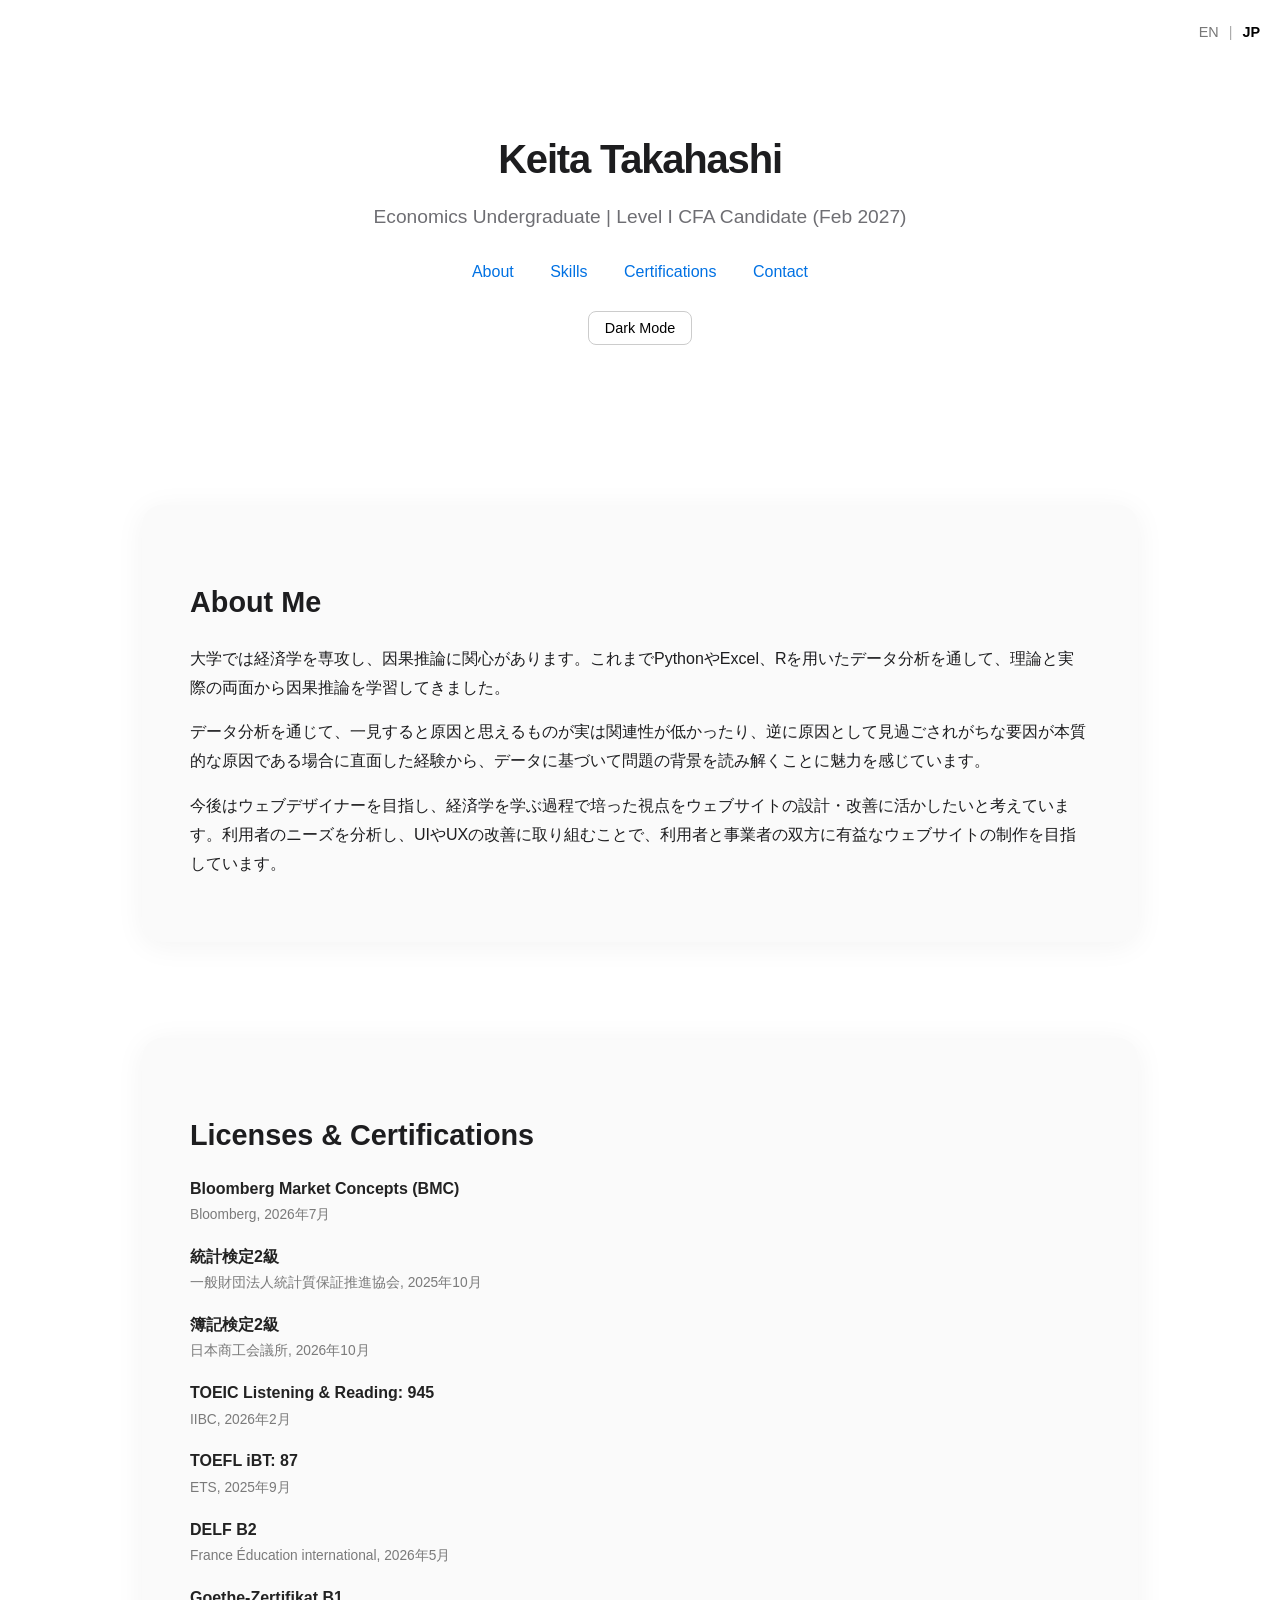
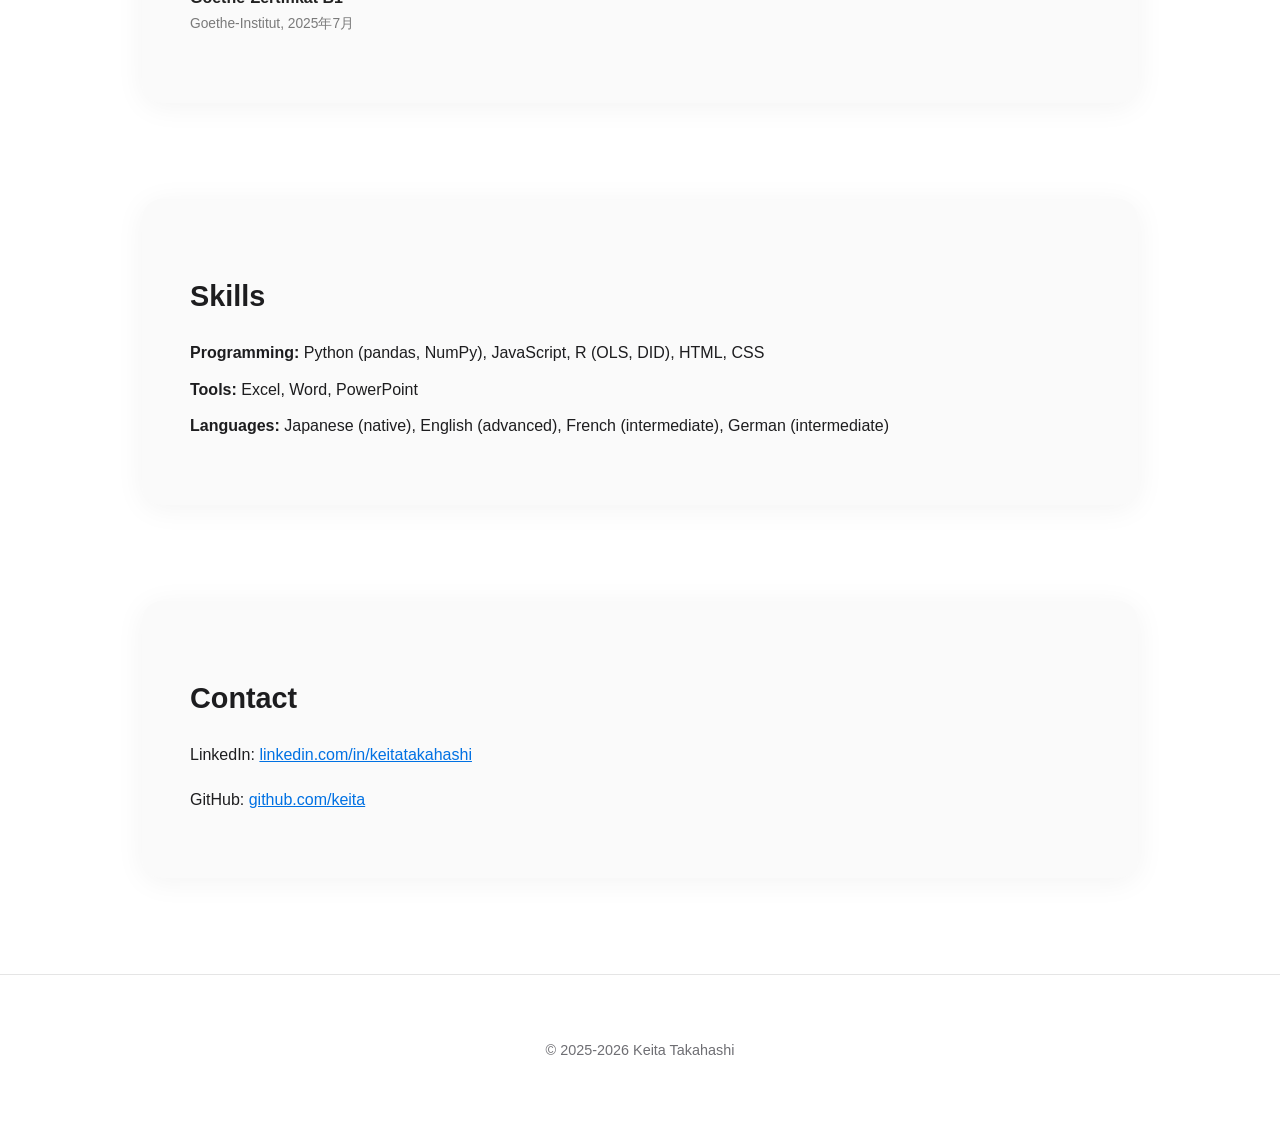
<file: index.html>
<!DOCTYPE html>
<html lang="ja">
<head>
  <meta charset="UTF-8">
  <meta name="viewport" content="width=device-width, initial-scale=1.0">
  <title>Keita Takahashi | Portfolio</title>
  <link rel="stylesheet" href="style.css">
  <link href="https://fonts.googleapis.com/css2?family=Roboto:wght@400;700&display=swap" rel="stylesheet">
</head>
<body>
  <header>
    <h1>Keita Takahashi</h1>
    <p>Economics Undergraduate | Level I CFA Candidate (Feb 2027)</p>
    <nav>
      <a href="#about">About</a>
      <a href="#skills">Skills</a>
      <a href="#certifications">Certifications</a>
      <a href="#contact">Contact</a>
    </nav>

    <button id="dark-mode-toggle">Dark Mode</button>

    <div class="lang-toggle">
      <a href="en/" class="lang">EN</a>
      <span class="divider">|</span>
      <span class="lang active">JP</span>
    </div>
  </header>

  <section id="about" class="card fade-in">
    <h2>About Me</h2>
    <p>大学では経済学を専攻し、因果推論に関心があります。これまでPythonやExcel、Rを用いたデータ分析を通して、理論と実際の両面から因果推論を学習してきました。</p>
    <p>データ分析を通じて、一見すると原因と思えるものが実は関連性が低かったり、逆に原因として見過ごされがちな要因が本質的な原因である場合に直面した経験から、データに基づいて問題の背景を読み解くことに魅力を感じています。</p>
    <p>今後はウェブデザイナーを目指し、経済学を学ぶ過程で培った視点をウェブサイトの設計・改善に活かしたいと考えています。利用者のニーズを分析し、UIやUXの改善に取り組むことで、利用者と事業者の双方に有益なウェブサイトの制作を目指しています。</p>
  </section>

<section id="certifications" class="card fade-in">
  <h2>Licenses & Certifications</h2>

  <div class="cert-item">
    <div class="cert-title">Bloomberg Market Concepts (BMC)</div>
    <div class="cert-meta">Bloomberg, 2026年7月</div>
  </div>

  <div class="cert-item">
    <div class="cert-title">統計検定2級</div>
    <div class="cert-meta">一般財団法人統計質保証推進協会, 2025年10月</div>
  </div>

  <div class="cert-item">
    <div class="cert-title">簿記検定2級</div>
    <div class="cert-meta">日本商工会議所, 2026年10月</div>
  </div>

  <div class="cert-item">
    <div class="cert-title">TOEIC Listening & Reading: 945</div>
    <div class="cert-meta">IIBC, 2026年2月</div>
  </div>

  <div class="cert-item">
    <div class="cert-title">TOEFL iBT: 87</div>
    <div class="cert-meta">ETS, 2025年9月</div>
  </div>

  <div class="cert-item">
    <div class="cert-title">DELF B2</div>
    <div class="cert-meta">France Éducation international, 2026年5月</div>
  </div>

  <div class="cert-item">
    <div class="cert-title">Goethe-Zertifikat B1</div>
    <div class="cert-meta">Goethe-Institut, 2025年7月</div>
  </div>

</section>
  
  <section id="skills" class="card fade-in">
    <h2>Skills</h2>
    <ul>
      <li><strong>Programming:</strong> Python (pandas, NumPy), JavaScript, R (OLS, DID), HTML, CSS</li>
      <li><strong>Tools:</strong> Excel, Word, PowerPoint</li>
      <li><strong>Languages:</strong> Japanese (native), English (advanced), French (intermediate), German (intermediate)</li>
    </ul>
  </section>
  
  <section id="contact" class="card fade-in">
    <h2>Contact</h2>
    <p>LinkedIn: <a href="https://www.linkedin.com/in/keitatakahashi" target="_blank">linkedin.com/in/keitatakahashi</a></p>
    <p>GitHub: <a href="https://github.com/takahashikeita1221" target="_blank">github.com/keita</a></p>
  </section>

  <footer>
    <p>© 2025-2026 Keita Takahashi</p>
  </footer>

  <script src="script.js"></script>
</body>
</html>
</file>
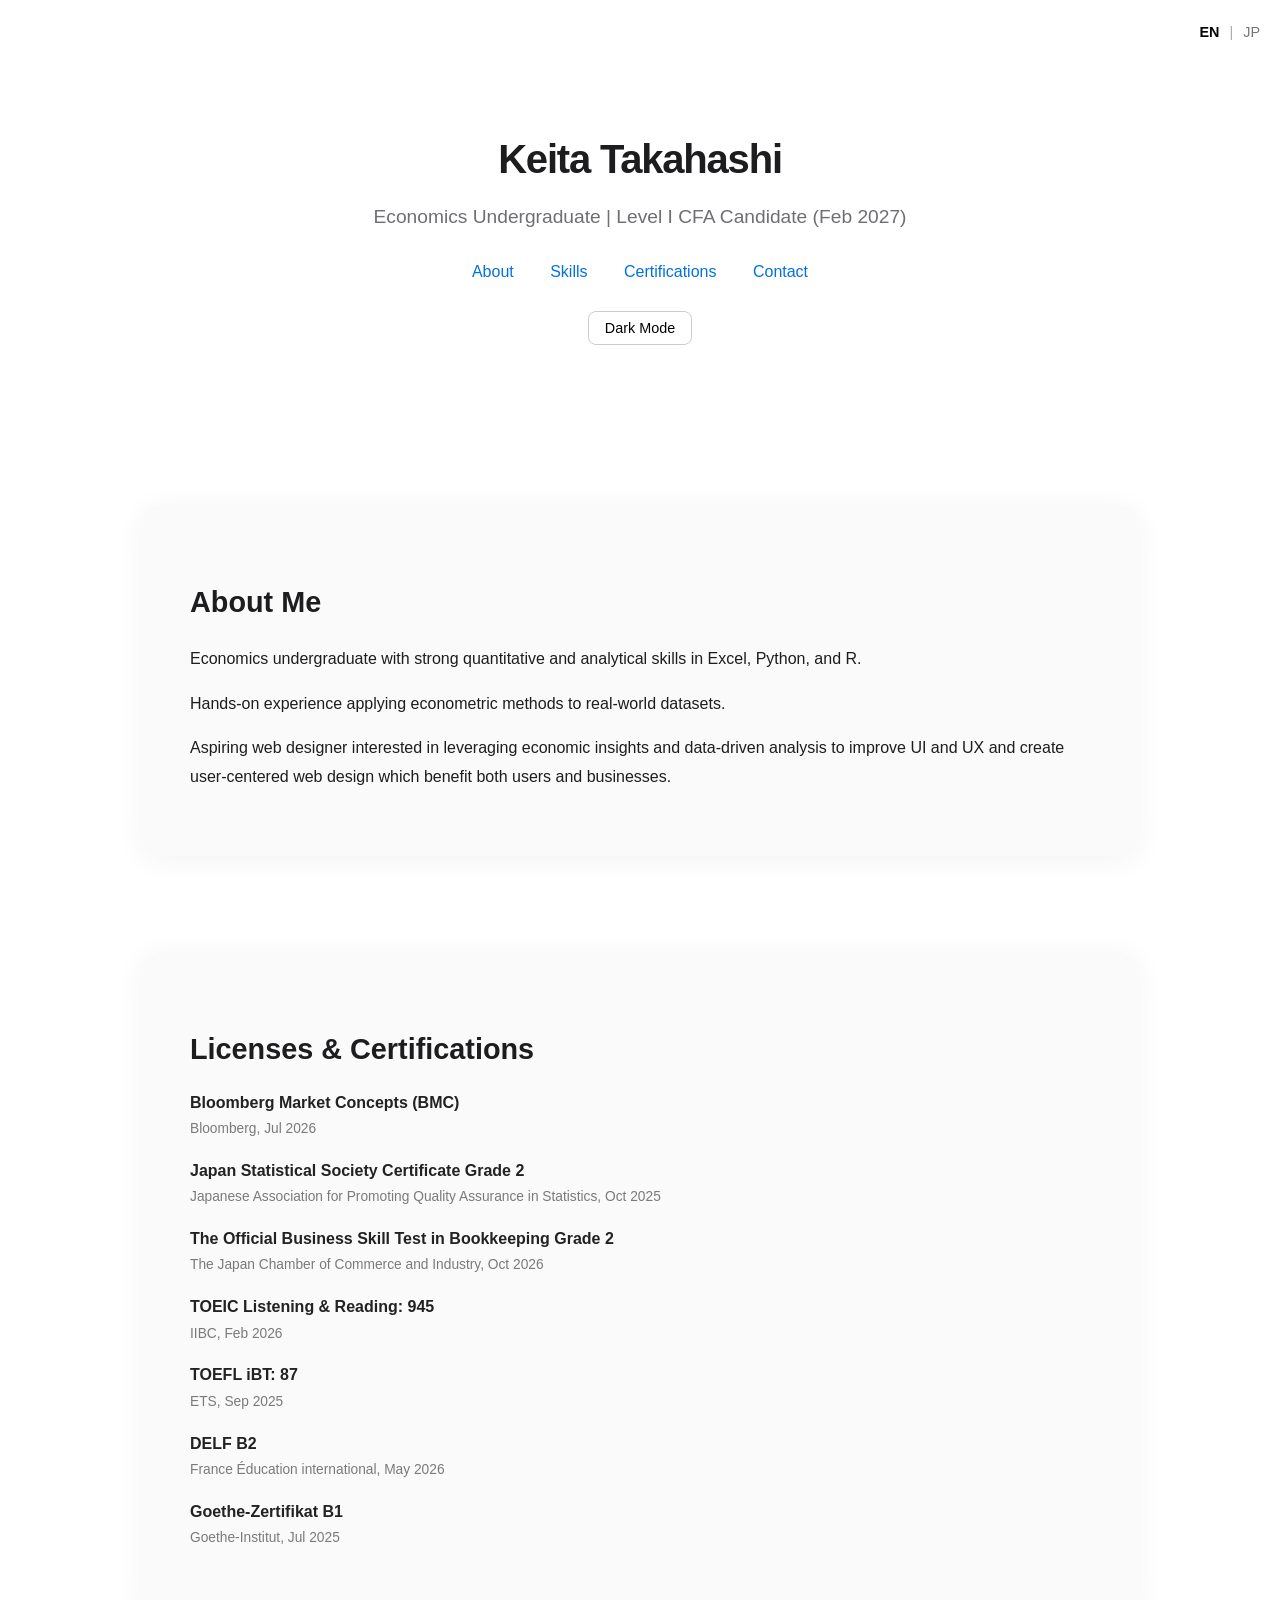
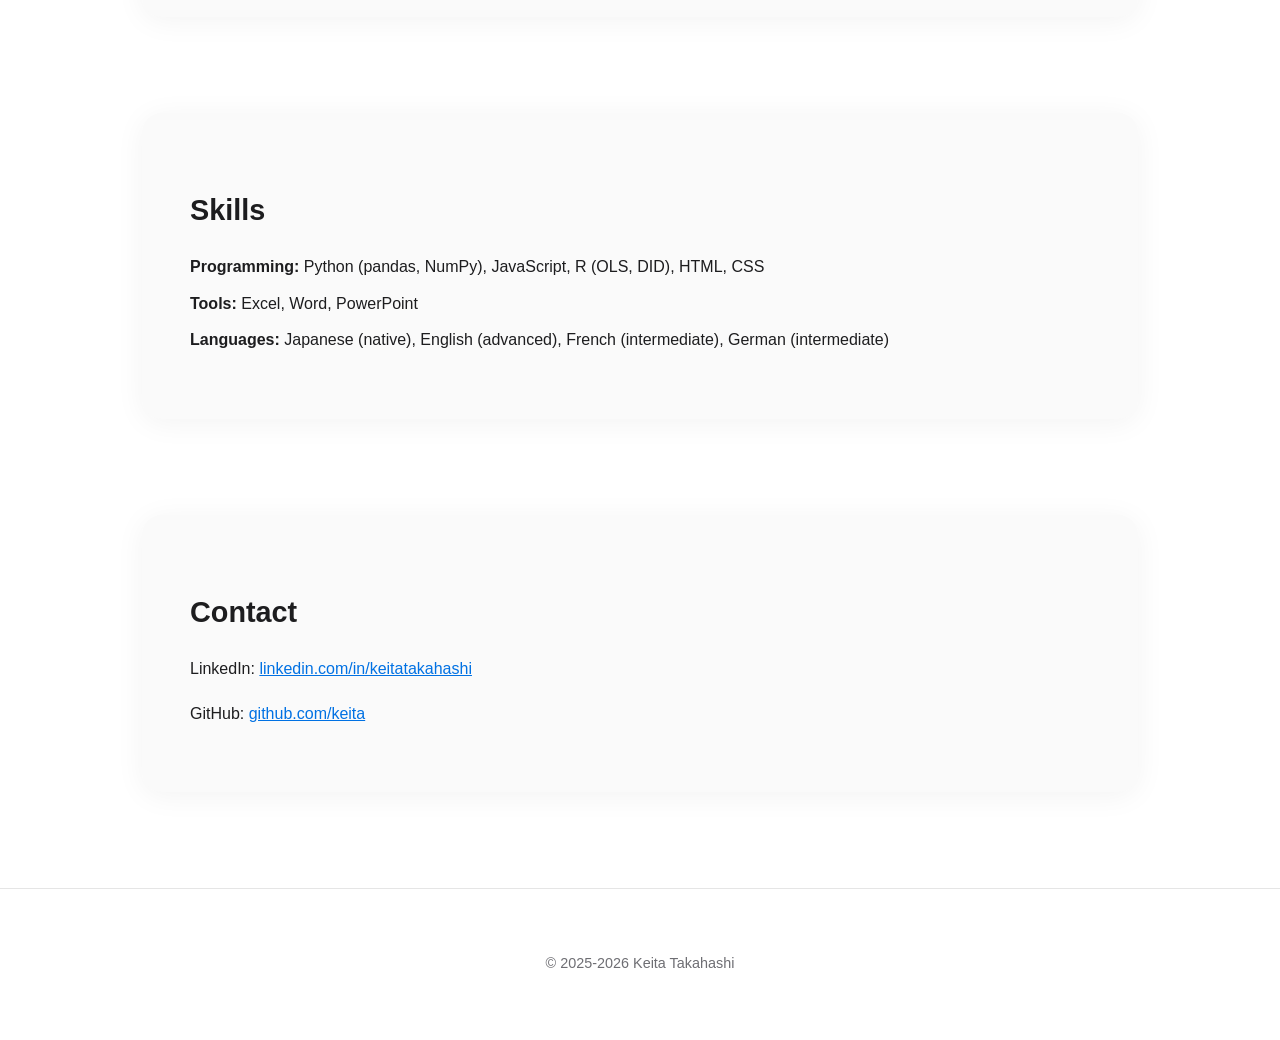
<file: en/index.html>
<!DOCTYPE html>
<html lang="en">
<head>
  <meta charset="UTF-8">
  <meta name="viewport" content="width=device-width, initial-scale=1.0">
  <title>Keita Takahashi | Portfolio</title>
  <link rel="stylesheet" href="../style.css">
  <link href="https://fonts.googleapis.com/css2?family=Roboto:wght@400;700&display=swap" rel="stylesheet">
</head>
<body>
  <header>
    <h1>Keita Takahashi</h1>
    <p>Economics Undergraduate | Level I CFA Candidate (Feb 2027)</p>
    <nav>
      <a href="#about">About</a>
      <a href="#skills">Skills</a>
      <a href="#certifications">Certifications</a>
      <a href="#contact">Contact</a>
    </nav>

    <button id="dark-mode-toggle">Dark Mode</button>

    <div class="lang-toggle">
      <span class="lang active">EN</span>
      <span class="divider">|</span>
      <a href="../" class="lang">JP</a>
    </div>
  </header>

  <section id="about" class="card fade-in">
    <h2>About Me</h2>
    <p>Economics undergraduate with strong quantitative and analytical skills in Excel, Python, and R.</p>
    <p>Hands-on experience applying econometric methods to real-world datasets.</p>
    <p>Aspiring web designer interested in leveraging economic insights and data-driven analysis to improve UI and UX and create user-centered web design which benefit both users and businesses.</p>
  </section>

<section id="certifications" class="card fade-in">
  <h2>Licenses & Certifications</h2>

  <div class="cert-item">
    <div class="cert-title">Bloomberg Market Concepts (BMC)</div>
    <div class="cert-meta">Bloomberg, Jul 2026</div>
  </div>

  <div class="cert-item">
    <div class="cert-title">Japan Statistical Society Certificate Grade 2</div>
    <div class="cert-meta">Japanese Association for Promoting Quality Assurance in Statistics, Oct 2025</div>
  </div>

  <div class="cert-item">
    <div class="cert-title">The Official Business Skill Test in Bookkeeping Grade 2</div>
    <div class="cert-meta">The Japan Chamber of Commerce and Industry, Oct 2026</div>
  </div>

  <div class="cert-item">
    <div class="cert-title">TOEIC Listening & Reading: 945</div>
    <div class="cert-meta">IIBC, Feb 2026</div>
  </div>

  <div class="cert-item">
    <div class="cert-title">TOEFL iBT: 87</div>
    <div class="cert-meta">ETS, Sep 2025</div>
  </div>

  <div class="cert-item">
    <div class="cert-title">DELF B2</div>
    <div class="cert-meta">France Éducation international, May 2026</div>
  </div>

  <div class="cert-item">
    <div class="cert-title">Goethe-Zertifikat B1</div>
    <div class="cert-meta">Goethe-Institut, Jul 2025</div>
  </div>

</section>
  
  <section id="skills" class="card fade-in">
    <h2>Skills</h2>
    <ul>
      <li><strong>Programming:</strong> Python (pandas, NumPy), JavaScript, R (OLS, DID), HTML, CSS</li>
      <li><strong>Tools:</strong> Excel, Word, PowerPoint</li>
      <li><strong>Languages:</strong> Japanese (native), English (advanced), French (intermediate), German (intermediate)</li>
    </ul>
  </section>

  <section id="contact" class="card fade-in">
    <h2>Contact</h2>
    <p>LinkedIn: <a href="https://www.linkedin.com/in/keitatakahashi" target="_blank">linkedin.com/in/keitatakahashi</a></p>
    <p>GitHub: <a href="https://github.com/takahashikeita1221" target="_blank">github.com/keita</a></p>
  </section>

  <footer>
    <p>© 2025-2026 Keita Takahashi</p>
  </footer>

  <script src="../script.js"></script>
</body>
</html>
</file>
<file: style.css>
/* style.css */

body {
  margin: 0;
  font-family: 'Inter', 'Helvetica Neue', Arial, sans-serif;
  background-color: #fff;
  color: #1d1d1f;
  line-height: 1.8;
  -webkit-font-smoothing: antialiased;
}

header {
  text-align: center;
  padding: 6rem 1rem 4rem;
}

header h1 {
  font-size: 2.5rem;
  font-weight: 700;
  letter-spacing: -0.03em;
  margin-bottom: 0.3rem;
}

header p {
  font-size: 1.2rem;
  color: #6e6e73;
  margin-top: 0;
}

nav {
  margin-top: 1.5rem;
}

nav a {
  color: #0071e3;
  text-decoration: none;
  margin: 0 1rem;
  font-weight: 500;
  transition: color 0.2s ease;
}

nav a:hover {
  color: #005bb5;
}

section {
  max-width: 900px;
  margin: 6rem auto;
  padding: 0 1.5rem;
}

.card {
  background: #fafafa;
  border-radius: 20px;
  padding: 3rem;
  box-shadow: 0 4px 30px rgba(0,0,0,0.05);
  transition: transform 0.3s ease, box-shadow 0.3s ease;
}

.card:hover {
  transform: translateY(-5px);
  box-shadow: 0 8px 40px rgba(0,0,0,0.08);
}

h2 {
  font-size: 1.8rem;
  font-weight: 700;
  margin-bottom: 1rem;
}

ul {
  list-style-type: none;
  padding: 0;
}

li {
  margin: 0.5rem 0;
}

footer {
  text-align: center;
  padding: 3rem 1rem;
  color: #6e6e73;
  font-size: 0.9rem;
  border-top: 1px solid #e5e5e5;
}

a {
  color: #0071e3;
}

a:hover {
  text-decoration: underline;
}

/* フェードイン */
.fade-in {
  opacity: 0;
  transform: translateY(40px);
  transition:
    opacity 1s cubic-bezier(0.25, 0.1, 0.25, 1),
    transform 1s cubic-bezier(0.25, 0.1, 0.25, 1);
  will-change: opacity, transform;
}

.fade-in.visible {
  opacity: 1;
  transform: translateY(0);
}

/* ダークモード対応 
@media (prefers-color-scheme: dark) {
  body {
    background-color: #1d1d1f;
    color: #f5f5f7;
  }

  .card {
    background: #2c2c2e;
    box-shadow: 0 4px 30px rgba(255, 255, 255, 0.05);
  }

  nav a {
    color: #0a84ff;
  }

  a {
    color: #0a84ff;
  }

  footer {
    color: #a1a1a6;
    border-top: 1px solid #3a3a3c;
  }
}
/*

/* ダークモードの切り替え */
.dark-mode {
  background-color: #1d1d1f;
  color: #f5f5f7;
}

.dark-mode .card {
  background: #2c2c2e;
  box-shadow: 0 4px 30px rgba(255,255,255,0.07);
}

.dark-mode nav a,
.dark-mode a {
  color: #0a84ff;
}

.dark-mode footer {
  color: #a1a1a6;
  border-top: 1px solid #3a3a3c;
}

/* ダークモード切り替えボタン */
#dark-mode-toggle {
  background: none;
  border: 1px solid #ccc;
  padding: 0.5rem 1rem;
  border-radius: 8px;
  cursor: pointer;
  font-size: 0.9rem;
  margin-top: 1.5rem;
  transition: background 0.3s;
}

#dark-mode-toggle:hover {
  background: #e5e5e5;
}
/*
.card {
  background-color: white;             カードの背景 
  border-radius: 12px;                 角を丸くする 
  box-shadow: 0 4px 12px rgba(0,0,0,0.1); 軽い影 
  padding: 20px;                       内側の余白 
  margin: 20px 0;                      上下の余白 
  transition: transform 0.3s ease, box-shadow 0.3s ease; アニメーションを滑らかに 
}

 マウスオーバー時の演出 
.card:hover {
  transform: translateY(-8px);         上に少し浮かぶ 
  box-shadow: 0 12px 24px rgba(0,0,0,0.2); 影を強くして浮き感を演出 
}

.lang-switch {
  margin-left:20px;
  padding:6px 12px;
  border:1px solid #333;
  border-radius:4px;
  text-decoration: none;
  font-size: 0.9rem;
}

.lang-switch:hover {
  background-color: #333;
  color: white;
}

header {
  position: relative;
}

/* トグル全体 */
.lang-toggle {
  position: absolute;
  top: 20px;
  right: 20px;
  font-size: 0.9rem;
  font-weight: 500;
}

/* リンク */
.lang-toggle a {
  text-decoration: none;
  color: #666;
  transition: 0.2s;
}

/* 今いるページ */
.lang-toggle .active {
  color: #000;
  font-weight: 700;
}

/* 区切り線 */
.divider {
  margin: 0 6px;
  color: #aaa;
}

/* hover */
.lang-toggle a:hover {
  color: #000;
}

body.dark-mode .lang-toggle a {
  color: #aaa;
}

body.dark-mode .lang-toggle .active {
  color: #fff;
}

header {
  position: relative;
}

/* トグル全体 */
.lang-toggle {
  position: absolute;
  top: 20px;
  right: 20px;
  font-size: 0.9rem;
  font-weight: 500;
}

/* リンク */
.lang-toggle a {
  text-decoration: none;
  color: #777;
  transition: 0.2s ease;
}

/* 今いる言語 */
.lang-toggle .active {
  font-weight: 700;
  color: #000;
}

/* 区切り */
.divider {
  margin: 0 6px;
  color: #aaa;
}

/* hover */
.lang-toggle a:hover {
  color: #000;
}

body.dark-mode .lang-toggle a {
  color: #aaa;
}

body.dark-mode .lang-toggle .active {
  color: #fff;
}

.cert-item {
    margin-bottom: 18px;
}

.cert-title {
    font-size: 1rem;
    font-weight: 600;
    color: #222;
    line-height: 1.4;
}

.cert-meta {
    margin-top: 3px;
    font-size: 0.86rem;
    color: #7a7a7a;
    font-weight: 400;
}

body.dark-mode .cert-title {
    color: #f5f5f7;
}

body.dark-mode .cert-meta {
    color: #a1a1a6;
}
</file>
